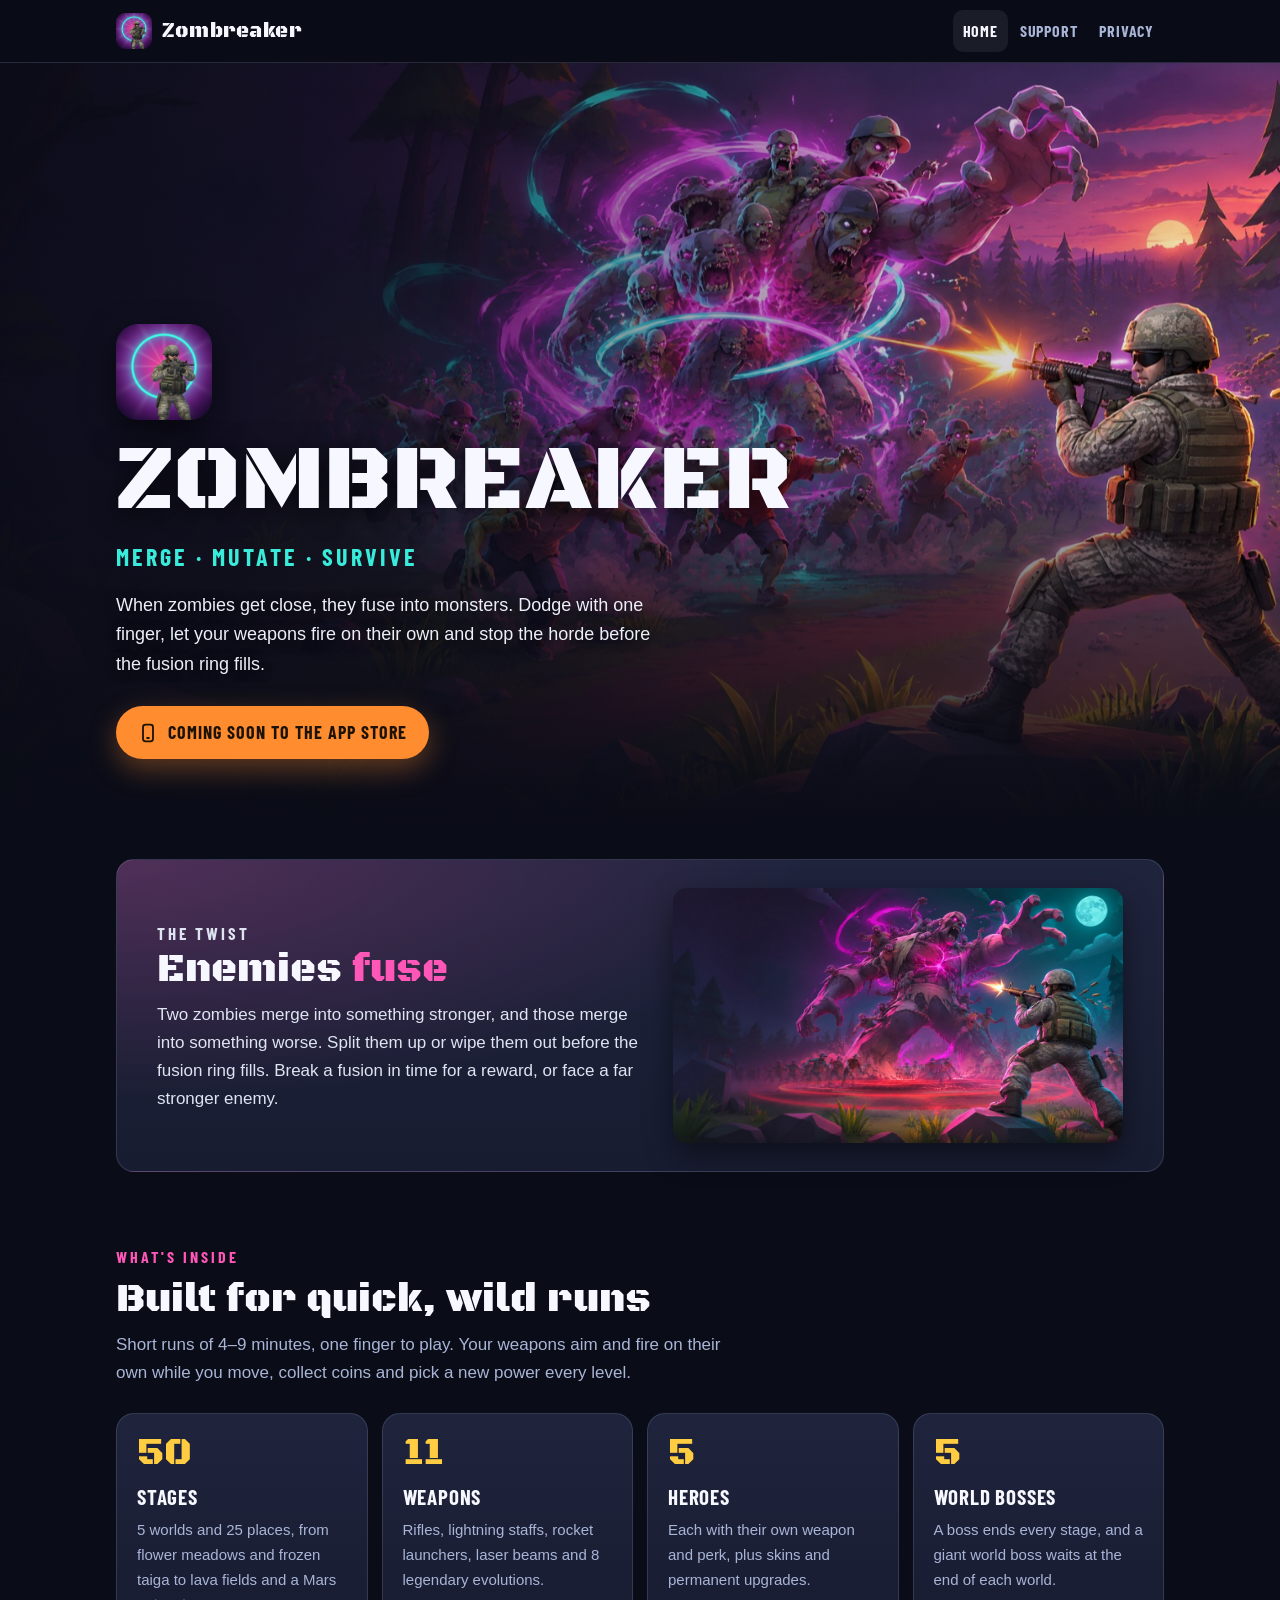
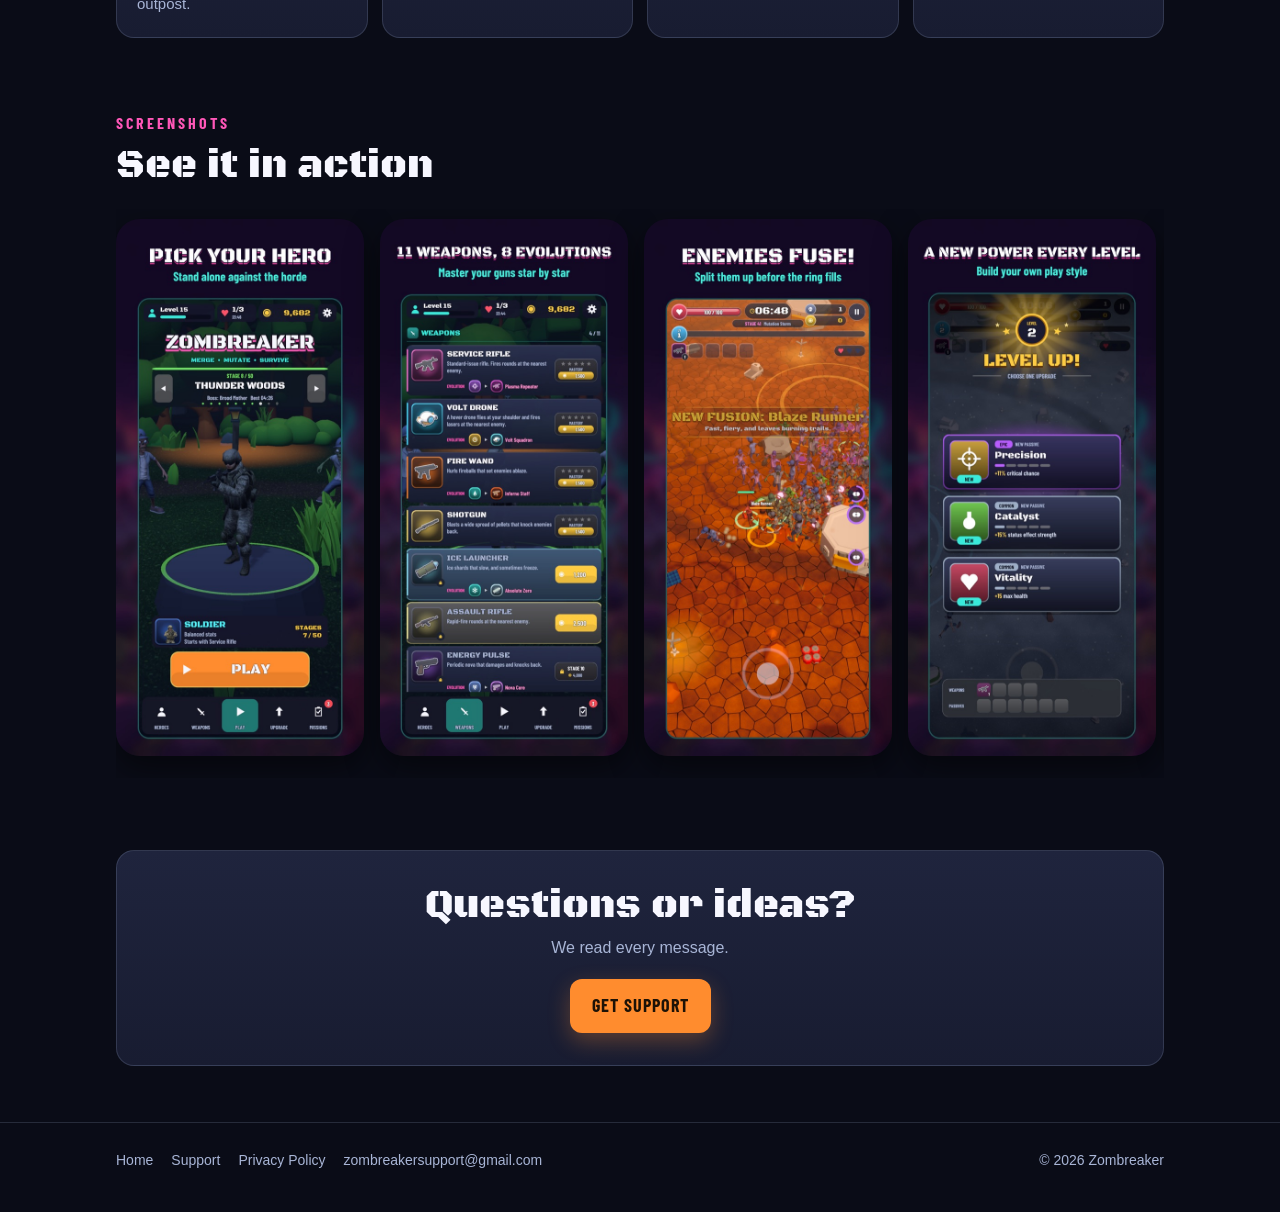
<file: index.html>
<!DOCTYPE html>
<html lang="en">
<head>
<meta charset="utf-8">
<meta name="viewport" content="width=device-width, initial-scale=1">
<title>Zombreaker – Stop the Mutant Zombie Horde</title>
<meta name="description" content="Zombreaker is a free one-finger zombie shooter. When zombies get close, they fuse into monsters. Dodge, auto-shoot and stop the horde.">
<meta name="theme-color" content="#0a0c17">
<link rel="icon" type="image/png" href="assets/favicon.png">
<link rel="apple-touch-icon" href="assets/apple-touch-icon.png">
<meta property="og:type" content="website">
<meta property="og:site_name" content="Zombreaker">
<meta property="og:title" content="Zombreaker – Stop the Mutant Zombie Horde">
<meta property="og:description" content="A free one-finger zombie shooter. When zombies get close, they fuse into monsters.">
<meta property="og:image" content="https://zombreakers.github.io/zombreaker/assets/hero.jpg">
<meta property="og:url" content="https://zombreakers.github.io/zombreaker/">
<meta name="twitter:card" content="summary_large_image">
<link rel="stylesheet" href="style.css">
</head>
<body>

<header class="site-header">
  <nav class="nav" aria-label="Main">
    <a class="brand" href="./"><img src="assets/icon-256.png" alt="" width="36" height="36"><span>Zombreaker</span></a>
    <div class="nav-links">
      <a href="./" aria-current="page">Home</a>
      <a href="support.html">Support</a>
      <a href="privacy-policy.html">Privacy</a>
    </div>
  </nav>
</header>

<main>
  <section class="hero">
    <div class="hero-inner">
      <img class="app-icon" src="assets/icon-256.png" alt="Zombreaker app icon" width="96" height="96">
      <h1>Zombreaker</h1>
      <p class="tagline">Merge · Mutate · Survive</p>
      <p class="lead">When zombies get close, they fuse into monsters. Dodge with one finger, let your weapons fire on their own and stop the horde before the fusion ring fills.</p>
      <span class="pill">
        <svg viewBox="0 0 24 24" fill="none" stroke="currentColor" stroke-width="2.2" stroke-linecap="round" stroke-linejoin="round" aria-hidden="true"><rect x="6" y="2" width="12" height="20" rx="3"/><path d="M11 18h2"/></svg>
        Coming soon to the App Store
      </span>
    </div>
  </section>

  <section class="section">
    <div class="fusion">
      <div>
        <p class="kicker">The twist</p>
        <h2>Enemies <span>fuse</span></h2>
        <p>Two zombies merge into something stronger, and those merge into something worse. Split them up or wipe them out before the fusion ring fills. Break a fusion in time for a reward, or face a far stronger enemy.</p>
      </div>
      <img src="assets/fusion.jpg" alt="A soldier fires at a giant fused zombie rising from the horde" width="1100" height="622" loading="lazy">
    </div>
  </section>

  <section class="section">
    <p class="kicker">What's inside</p>
    <h2>Built for quick, wild runs</h2>
    <p class="intro">Short runs of 4–9 minutes, one finger to play. Your weapons aim and fire on their own while you move, collect coins and pick a new power every level.</p>
    <div class="features">
      <div class="feature"><div class="num">50</div><h3>Stages</h3><p>5 worlds and 25 places, from flower meadows and frozen taiga to lava fields and a Mars outpost.</p></div>
      <div class="feature"><div class="num">11</div><h3>Weapons</h3><p>Rifles, lightning staffs, rocket launchers, laser beams and 8 legendary evolutions.</p></div>
      <div class="feature"><div class="num">5</div><h3>Heroes</h3><p>Each with their own weapon and perk, plus skins and permanent upgrades.</p></div>
      <div class="feature"><div class="num">5</div><h3>World bosses</h3><p>A boss ends every stage, and a giant world boss waits at the end of each world.</p></div>
    </div>
  </section>

  <section class="section">
    <p class="kicker">Screenshots</p>
    <h2>See it in action</h2>
    <div class="gallery" tabindex="0" aria-label="Screenshots, scroll sideways">
      <img src="assets/shot-1.jpg" alt="Choosing a hero in the main menu" width="540" height="1170" loading="lazy">
      <img src="assets/shot-2.jpg" alt="Weapons and upgrades" width="540" height="1170" loading="lazy">
      <img src="assets/shot-3.jpg" alt="Holding off a fusing zombie horde" width="540" height="1170" loading="lazy">
      <img src="assets/shot-4.jpg" alt="Picking a new power after a level-up" width="540" height="1170" loading="lazy">
      <img src="assets/shot-5.jpg" alt="Fighting a boss" width="540" height="1170" loading="lazy">
      <img src="assets/shot-6.jpg" alt="The worlds and stages" width="540" height="1170" loading="lazy">
    </div>
  </section>

  <section class="section">
    <div class="cta">
      <h2>Questions or ideas?</h2>
      <p>We read every message.</p>
      <a class="btn" href="support.html">Get support</a>
    </div>
  </section>
</main>

<footer class="site-footer">
  <div class="footer-inner">
    <nav aria-label="Footer">
      <a href="./">Home</a>
      <a href="support.html">Support</a>
      <a href="privacy-policy.html">Privacy Policy</a>
      <a href="mailto:zombreakersupport@gmail.com">zombreakersupport@gmail.com</a>
    </nav>
    <span class="copy">© 2026 Zombreaker</span>
  </div>
</footer>

</body>
</html>
</file>
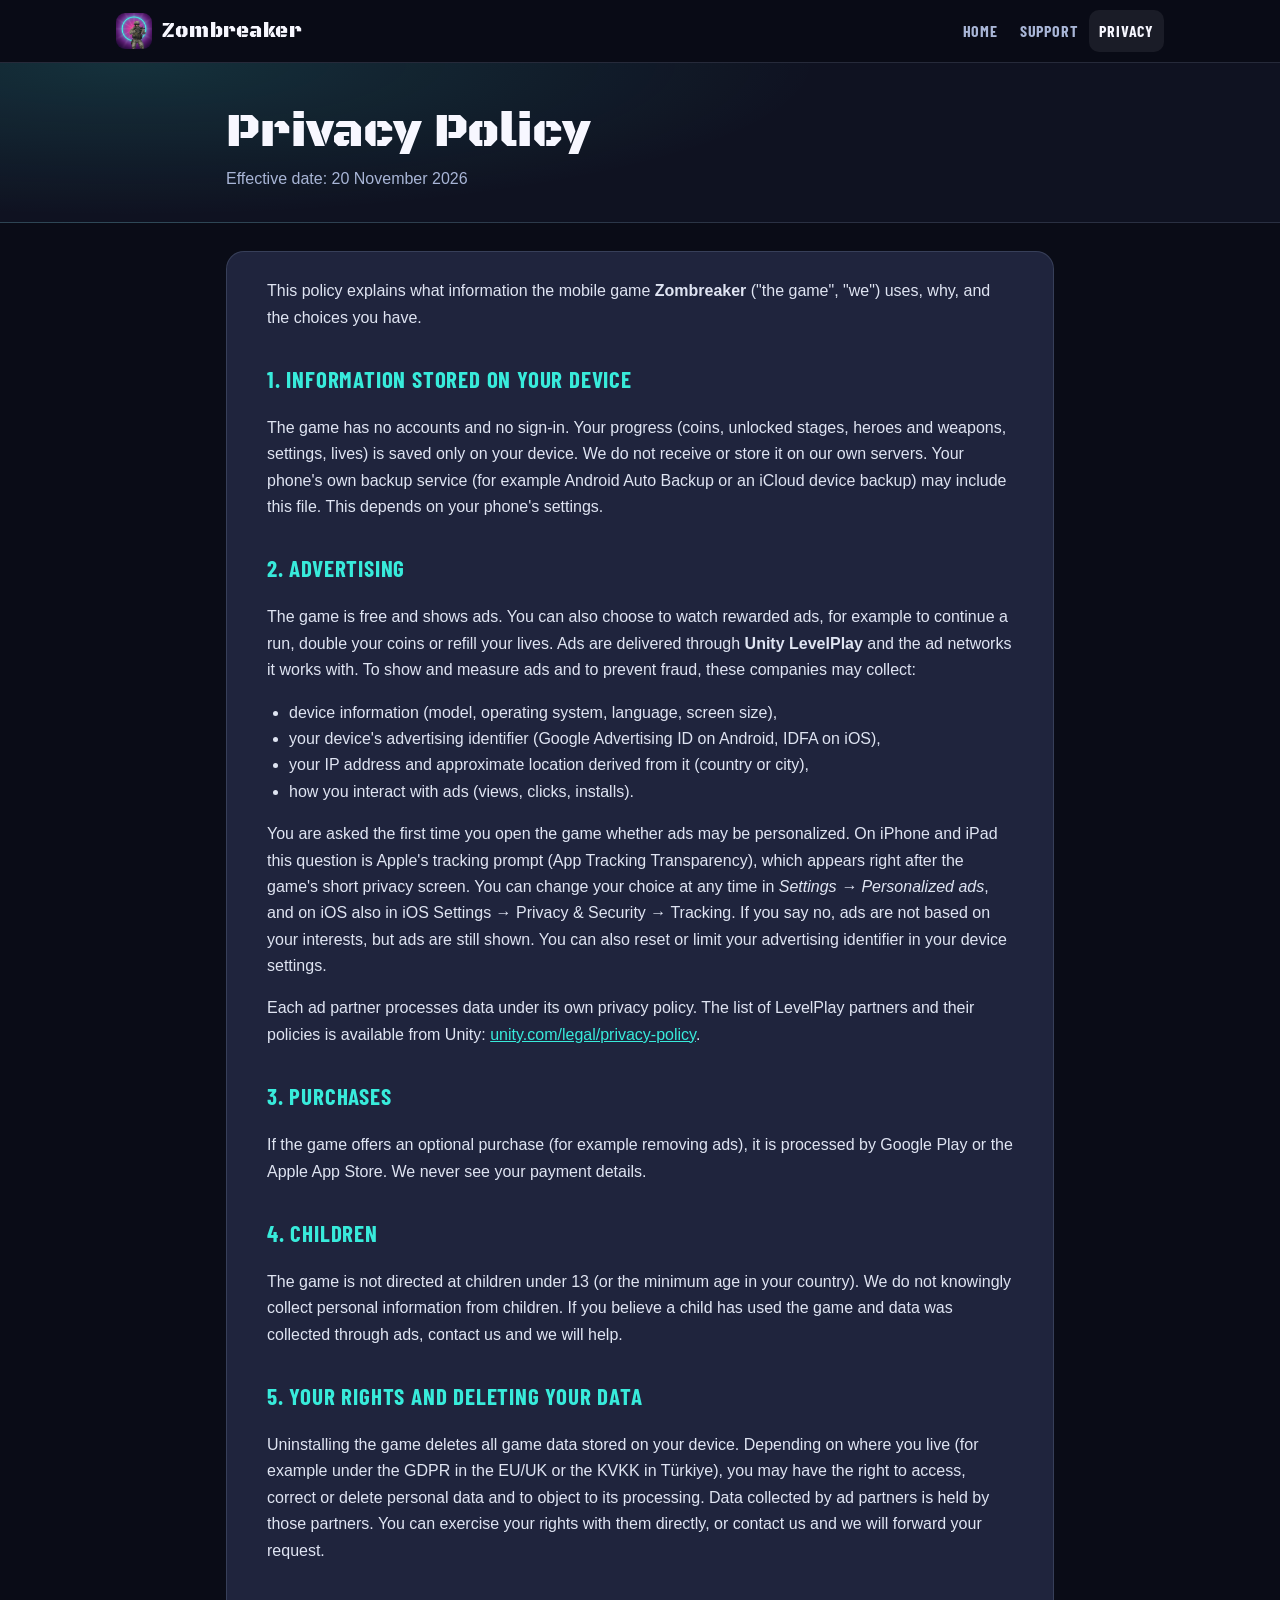
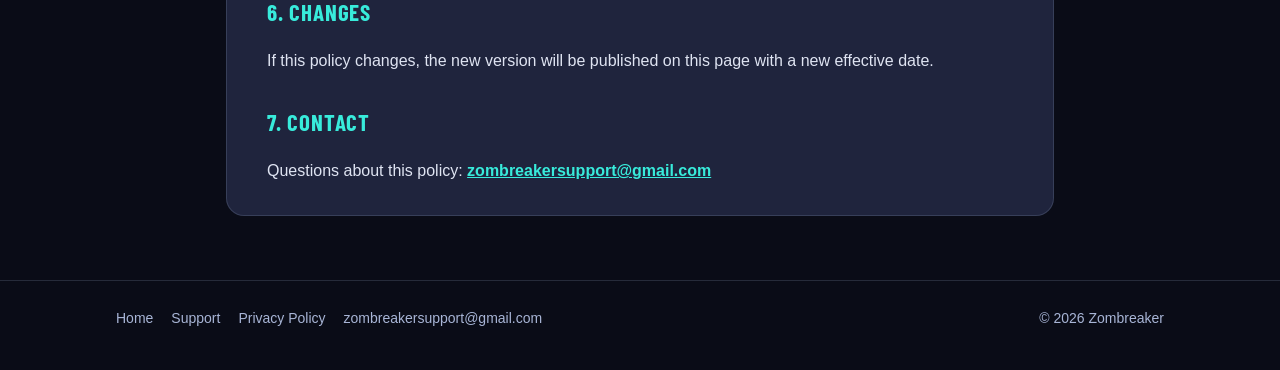
<file: privacy-policy.html>
<!DOCTYPE html>
<html lang="en">
<head>
<meta charset="utf-8">
<meta name="viewport" content="width=device-width, initial-scale=1">
<title>Privacy Policy – Zombreaker</title>
<meta name="description" content="How the mobile game Zombreaker uses information, why, and the choices you have.">
<meta name="theme-color" content="#0a0c17">
<link rel="icon" type="image/png" href="assets/favicon.png">
<link rel="apple-touch-icon" href="assets/apple-touch-icon.png">
<meta property="og:type" content="website">
<meta property="og:site_name" content="Zombreaker">
<meta property="og:title" content="Privacy Policy – Zombreaker">
<meta property="og:image" content="https://zombreakers.github.io/zombreaker/assets/hero.jpg">
<link rel="stylesheet" href="style.css">
</head>
<body>

<header class="site-header">
  <nav class="nav" aria-label="Main">
    <a class="brand" href="./"><img src="assets/icon-256.png" alt="" width="36" height="36"><span>Zombreaker</span></a>
    <div class="nav-links">
      <a href="./">Home</a>
      <a href="support.html">Support</a>
      <a href="privacy-policy.html" aria-current="page">Privacy</a>
    </div>
  </nav>
</header>

<main>
  <div class="page-head">
    <div class="page-head-inner">
      <h1>Privacy Policy</h1>
      <p>Effective date: 20 November 2026</p>
    </div>
  </div>

  <div class="doc">
    <div class="doc-card">
      <p>This policy explains what information the mobile game <strong>Zombreaker</strong> ("the game", "we") uses, why, and the choices you have.</p>

      <h2>1. Information stored on your device</h2>
      <p>The game has no accounts and no sign-in. Your progress (coins, unlocked stages, heroes and weapons, settings, lives) is saved only on your device. We do not receive or store it on our own servers. Your phone's own backup service (for example Android Auto Backup or an iCloud device backup) may include this file. This depends on your phone's settings.</p>

      <h2>2. Advertising</h2>
      <p>The game is free and shows ads. You can also choose to watch rewarded ads, for example to continue a run, double your coins or refill your lives. Ads are delivered through <strong>Unity LevelPlay</strong> and the ad networks it works with. To show and measure ads and to prevent fraud, these companies may collect:</p>
      <ul>
        <li>device information (model, operating system, language, screen size),</li>
        <li>your device's advertising identifier (Google Advertising ID on Android, IDFA on iOS),</li>
        <li>your IP address and approximate location derived from it (country or city),</li>
        <li>how you interact with ads (views, clicks, installs).</li>
      </ul>
      <p>You are asked the first time you open the game whether ads may be personalized. On iPhone and iPad this question is Apple's tracking prompt (App Tracking Transparency), which appears right after the game's short privacy screen. You can change your choice at any time in <em>Settings → Personalized ads</em>, and on iOS also in iOS Settings → Privacy &amp; Security → Tracking. If you say no, ads are not based on your interests, but ads are still shown. You can also reset or limit your advertising identifier in your device settings.</p>
      <p>Each ad partner processes data under its own privacy policy. The list of LevelPlay partners and their policies is available from Unity: <a href="https://unity.com/legal/privacy-policy">unity.com/legal/privacy-policy</a>.</p>

      <h2>3. Purchases</h2>
      <p>If the game offers an optional purchase (for example removing ads), it is processed by Google Play or the Apple App Store. We never see your payment details.</p>

      <h2>4. Children</h2>
      <p>The game is not directed at children under 13 (or the minimum age in your country). We do not knowingly collect personal information from children. If you believe a child has used the game and data was collected through ads, contact us and we will help.</p>

      <h2>5. Your rights and deleting your data</h2>
      <p>Uninstalling the game deletes all game data stored on your device. Depending on where you live (for example under the GDPR in the EU/UK or the KVKK in Türkiye), you may have the right to access, correct or delete personal data and to object to its processing. Data collected by ad partners is held by those partners. You can exercise your rights with them directly, or contact us and we will forward your request.</p>

      <h2>6. Changes</h2>
      <p>If this policy changes, the new version will be published on this page with a new effective date.</p>

      <h2>7. Contact</h2>
      <p>Questions about this policy: <strong><a href="mailto:zombreakersupport@gmail.com">zombreakersupport@gmail.com</a></strong></p>
    </div>
  </div>
</main>

<footer class="site-footer">
  <div class="footer-inner">
    <nav aria-label="Footer">
      <a href="./">Home</a>
      <a href="support.html">Support</a>
      <a href="privacy-policy.html">Privacy Policy</a>
      <a href="mailto:zombreakersupport@gmail.com">zombreakersupport@gmail.com</a>
    </nav>
    <span class="copy">© 2026 Zombreaker</span>
  </div>
</footer>

</body>
</html>
</file>
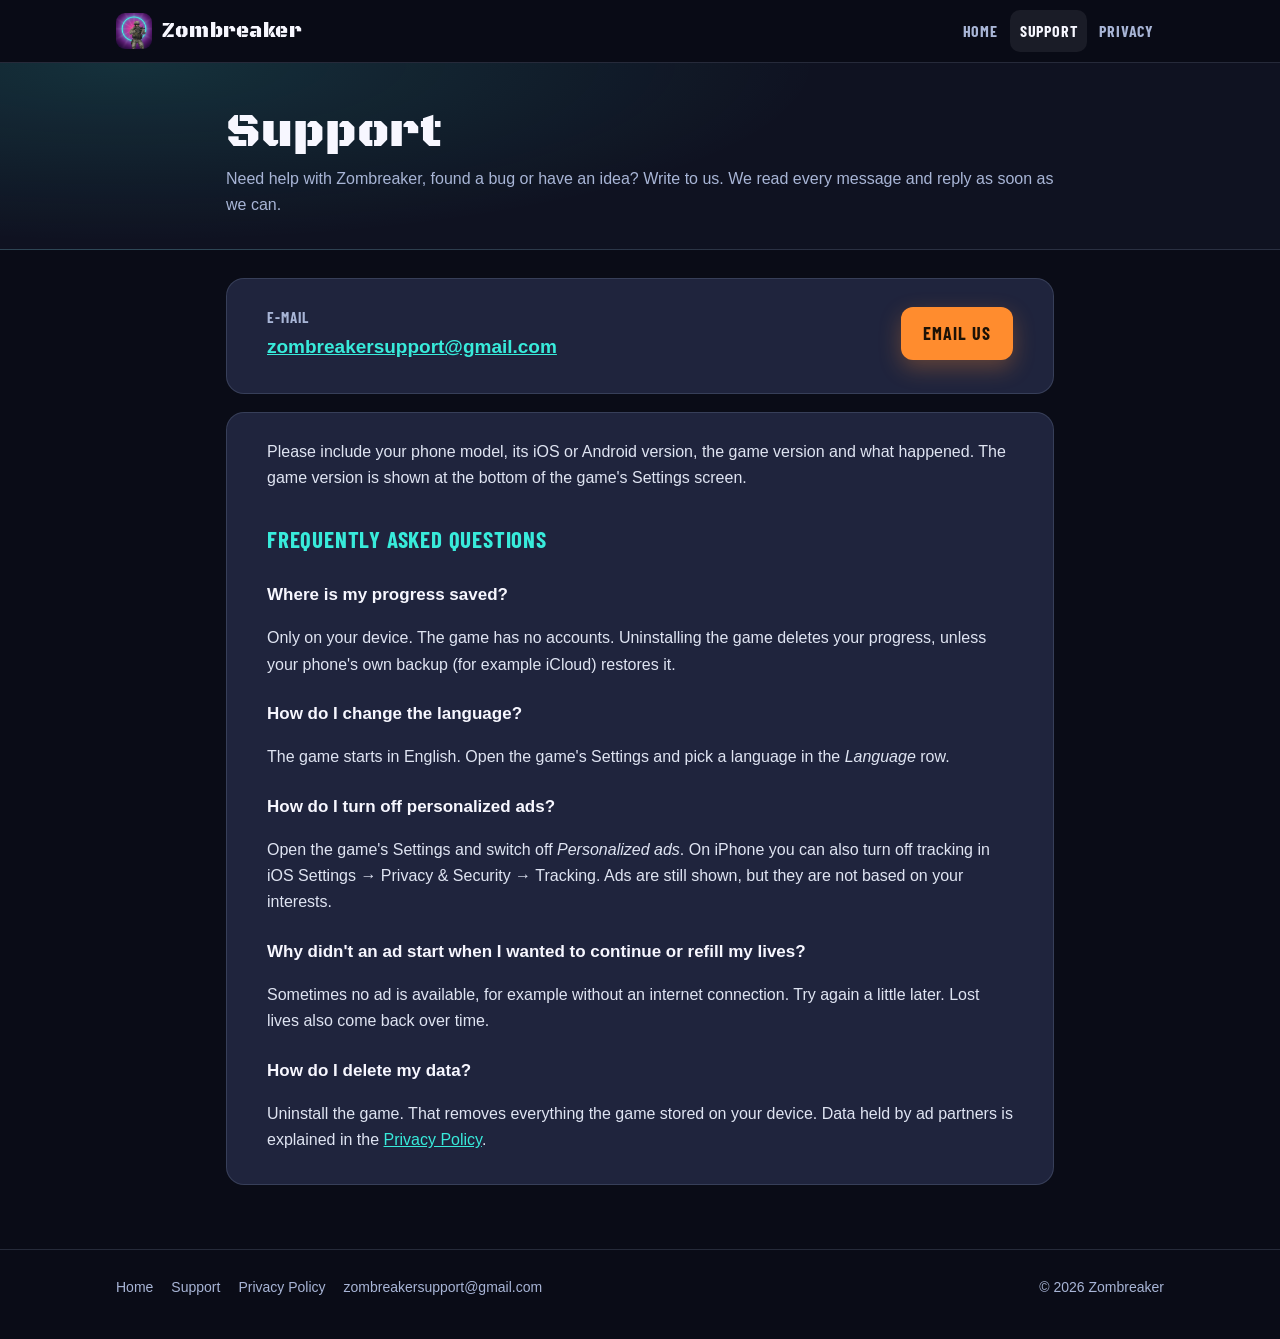
<file: support.html>
<!DOCTYPE html>
<html lang="en">
<head>
<meta charset="utf-8">
<meta name="viewport" content="width=device-width, initial-scale=1">
<title>Support – Zombreaker</title>
<meta name="description" content="Help for Zombreaker: contact us by e-mail and read answers to common questions.">
<meta name="theme-color" content="#0a0c17">
<link rel="icon" type="image/png" href="assets/favicon.png">
<link rel="apple-touch-icon" href="assets/apple-touch-icon.png">
<meta property="og:type" content="website">
<meta property="og:site_name" content="Zombreaker">
<meta property="og:title" content="Support – Zombreaker">
<meta property="og:image" content="https://zombreakers.github.io/zombreaker/assets/hero.jpg">
<link rel="stylesheet" href="style.css">
</head>
<body>

<header class="site-header">
  <nav class="nav" aria-label="Main">
    <a class="brand" href="./"><img src="assets/icon-256.png" alt="" width="36" height="36"><span>Zombreaker</span></a>
    <div class="nav-links">
      <a href="./">Home</a>
      <a href="support.html" aria-current="page">Support</a>
      <a href="privacy-policy.html">Privacy</a>
    </div>
  </nav>
</header>

<main>
  <div class="page-head">
    <div class="page-head-inner">
      <h1>Support</h1>
      <p>Need help with Zombreaker, found a bug or have an idea? Write to us. We read every message and reply as soon as we can.</p>
    </div>
  </div>

  <div class="doc">
    <div class="doc-card contact">
      <div>
        <p class="label">E-mail</p>
        <p class="address"><a href="mailto:zombreakersupport@gmail.com">zombreakersupport@gmail.com</a></p>
      </div>
      <a class="btn" href="mailto:zombreakersupport@gmail.com?subject=Zombreaker%20support">Email us</a>
    </div>

    <div class="doc-card">
      <p>Please include your phone model, its iOS or Android version, the game version and what happened. The game version is shown at the bottom of the game's Settings screen.</p>

      <h2>Frequently asked questions</h2>

      <h3>Where is my progress saved?</h3>
      <p>Only on your device. The game has no accounts. Uninstalling the game deletes your progress, unless your phone's own backup (for example iCloud) restores it.</p>

      <h3>How do I change the language?</h3>
      <p>The game starts in English. Open the game's Settings and pick a language in the <em>Language</em> row.</p>

      <h3>How do I turn off personalized ads?</h3>
      <p>Open the game's Settings and switch off <em>Personalized ads</em>. On iPhone you can also turn off tracking in iOS Settings → Privacy &amp; Security → Tracking. Ads are still shown, but they are not based on your interests.</p>

      <h3>Why didn't an ad start when I wanted to continue or refill my lives?</h3>
      <p>Sometimes no ad is available, for example without an internet connection. Try again a little later. Lost lives also come back over time.</p>

      <h3>How do I delete my data?</h3>
      <p>Uninstall the game. That removes everything the game stored on your device. Data held by ad partners is explained in the <a href="privacy-policy.html">Privacy Policy</a>.</p>
    </div>
  </div>
</main>

<footer class="site-footer">
  <div class="footer-inner">
    <nav aria-label="Footer">
      <a href="./">Home</a>
      <a href="support.html">Support</a>
      <a href="privacy-policy.html">Privacy Policy</a>
      <a href="mailto:zombreakersupport@gmail.com">zombreakersupport@gmail.com</a>
    </nav>
    <span class="copy">© 2026 Zombreaker</span>
  </div>
</footer>

</body>
</html>
</file>
<file: style.css>
/* Zombreaker website: one stylesheet for the start, support and privacy pages.
   Colours and fonts match the game (UITheme in UIFactory.cs; Black Ops One + Barlow Condensed, SIL OFL 1.1,
   licence texts in assets/). Everything is self-hosted: the pages make no requests to other sites. */

@font-face { font-family: "Black Ops One"; src: url("assets/BlackOpsOne-Regular.ttf") format("truetype"); font-weight: 400; font-display: swap; }
@font-face { font-family: "Barlow Condensed"; src: url("assets/BarlowCondensed-Bold.ttf") format("truetype"); font-weight: 700; font-display: swap; }

:root {
  --bg: #0a0c17;
  --bg-2: #0f1221;
  --panel: #1f243d;
  --panel-2: #181c31;
  --line: rgba(168, 181, 214, 0.18);
  --text: #f7f7ff;
  --body: #dfe4f2;
  --dim: #a8b5d6;
  --accent: #38ebdb;
  --magenta: #ff57b8;
  --orange: #ff8c2e;
  --gold: #ffcc42;
  --radius: 18px;
  --max: 1080px;
  --display: "Black Ops One", Impact, "Arial Black", sans-serif;
  --label: "Barlow Condensed", "Arial Narrow", sans-serif;
}

* { box-sizing: border-box; }
html { -webkit-text-size-adjust: 100%; scroll-behavior: smooth; }
body {
  margin: 0;
  background: var(--bg);
  color: var(--text);
  font: 16px/1.65 -apple-system, BlinkMacSystemFont, "Segoe UI", Roboto, Helvetica, Arial, sans-serif;
}
img { display: block; max-width: 100%; }
a { color: var(--accent); }
a:focus-visible, button:focus-visible { outline: 3px solid var(--accent); outline-offset: 3px; border-radius: 6px; }

/* ---------------------------------------------------------------- header */
.site-header {
  position: sticky; top: 0; z-index: 10;
  background: rgba(10, 12, 23, 0.84);
  -webkit-backdrop-filter: blur(10px); backdrop-filter: blur(10px);
  border-bottom: 1px solid var(--line);
}
.nav { max-width: var(--max); margin: 0 auto; padding: 10px 16px; display: flex; align-items: center; gap: 12px; }
.brand { display: flex; align-items: center; gap: 10px; color: var(--text); text-decoration: none; font-family: var(--display); font-size: 20px; letter-spacing: 0.5px; }
.brand img { width: 36px; height: 36px; border-radius: 9px; }
.nav-links { margin-left: auto; display: flex; gap: 2px; }
.nav-links a {
  font-family: var(--label); font-weight: 700; font-size: 16px; letter-spacing: 0.8px; text-transform: uppercase;
  color: var(--dim); text-decoration: none; padding: 8px 10px; border-radius: 10px;
}
.nav-links a:hover, .nav-links a[aria-current="page"] { color: var(--text); background: rgba(255, 255, 255, 0.07); }

/* ---------------------------------------------------------------- start page */
.hero {
  position: relative; display: flex; align-items: flex-end; min-height: min(86vh, 760px);
  background: #160c2a url("assets/hero.jpg") 62% center / cover no-repeat;
  overflow: hidden;
}
.hero::after {
  content: ""; position: absolute; inset: 0;
  background:
    linear-gradient(90deg, rgba(10, 12, 23, 0.82) 0%, rgba(10, 12, 23, 0.35) 55%, rgba(10, 12, 23, 0) 100%),
    linear-gradient(180deg, rgba(10, 12, 23, 0) 45%, var(--bg) 100%);
}
.hero-inner { position: relative; z-index: 1; width: 100%; max-width: var(--max); margin: 0 auto; padding: 140px 16px 64px; }
.app-icon { width: 96px; height: 96px; border-radius: 22px; box-shadow: 0 12px 32px rgba(0, 0, 0, 0.55); margin-bottom: 18px; }
.hero h1 {
  margin: 0; font-family: var(--display); font-weight: 400; line-height: 0.95; letter-spacing: 1px;
  font-size: clamp(46px, 10vw, 92px); text-transform: uppercase; text-shadow: 0 4px 28px rgba(0, 0, 0, 0.65);
}
.tagline { margin: 12px 0 14px; font-family: var(--label); font-weight: 700; font-size: clamp(18px, 3.4vw, 24px); letter-spacing: 3px; text-transform: uppercase; color: var(--accent); }
.lead { max-width: 540px; margin: 0 0 26px; font-size: 18px; color: #eceff8; text-shadow: 0 2px 12px rgba(0, 0, 0, 0.6); }
.pill {
  display: inline-flex; align-items: center; gap: 10px; padding: 12px 22px; border-radius: 999px;
  background: var(--orange); color: #1d1206; box-shadow: 0 10px 28px rgba(255, 140, 46, 0.35);
  font-family: var(--label); font-weight: 700; font-size: 18px; letter-spacing: 1px; text-transform: uppercase;
}
.pill svg { width: 20px; height: 20px; }

.section { max-width: var(--max); margin: 0 auto; padding: 36px 16px; }
.section:last-child { padding-bottom: 56px; }
.kicker { margin: 0 0 6px; font-family: var(--label); font-weight: 700; letter-spacing: 3px; text-transform: uppercase; color: var(--magenta); }
.section h2 { margin: 0 0 10px; font-family: var(--display); font-weight: 400; font-size: clamp(28px, 5vw, 40px); line-height: 1.1; }
.section .intro { max-width: 640px; margin: 0; color: var(--dim); font-size: 17px; }

.fusion {
  display: grid; grid-template-columns: 1fr; gap: 20px; align-items: center;
  background: radial-gradient(120% 140% at 0% 0%, rgba(255, 87, 184, 0.22), transparent 55%), linear-gradient(180deg, var(--panel), var(--panel-2));
  border: 1px solid var(--line); border-radius: var(--radius); padding: 28px clamp(20px, 4vw, 40px);
}
.fusion h2 span { color: var(--magenta); }
.fusion p { margin: 0; color: var(--body); font-size: 17px; }
.fusion img { width: 100%; height: auto; border-radius: 14px; box-shadow: 0 12px 30px rgba(0, 0, 0, 0.45); }

.features { display: grid; grid-template-columns: repeat(auto-fit, minmax(210px, 1fr)); gap: 14px; margin-top: 26px; }
.feature { background: linear-gradient(180deg, var(--panel), var(--panel-2)); border: 1px solid var(--line); border-radius: var(--radius); padding: 20px; }
.feature .num { font-family: var(--display); font-size: 38px; line-height: 1; color: var(--gold); }
.feature h3 { margin: 8px 0 4px; font-family: var(--label); font-weight: 700; font-size: 21px; letter-spacing: 0.8px; text-transform: uppercase; }
.feature p { margin: 0; color: var(--dim); font-size: 15px; }

.gallery {
  display: flex; gap: 16px; overflow-x: auto; scroll-snap-type: x mandatory; -webkit-overflow-scrolling: touch;
  padding: 10px 2px 22px; margin-top: 22px; scrollbar-width: thin; scrollbar-color: var(--panel) transparent;
}
.gallery img { flex: 0 0 auto; width: min(64vw, 248px); height: auto; border-radius: 24px; scroll-snap-align: start; box-shadow: 0 12px 32px rgba(0, 0, 0, 0.5); }

.cta { text-align: center; background: linear-gradient(180deg, var(--panel), var(--panel-2)); border: 1px solid var(--line); border-radius: var(--radius); padding: 32px 20px; }
.cta h2 { margin-bottom: 8px; }
.cta p { margin: 0 0 18px; color: var(--dim); }

.btn {
  display: inline-block; padding: 12px 22px; border-radius: 12px; background: var(--orange); color: #1d1206; text-decoration: none;
  font-family: var(--label); font-weight: 700; font-size: 18px; letter-spacing: 1px; text-transform: uppercase;
  box-shadow: 0 8px 22px rgba(255, 140, 46, 0.3);
}
.btn:hover { filter: brightness(1.07); }
.btn.secondary { background: #455285; color: var(--text); box-shadow: none; }

/* ---------------------------------------------------------------- support and privacy pages */
.page-head { background: radial-gradient(90% 160% at 10% 0%, rgba(56, 235, 219, 0.14), transparent 60%), var(--bg-2); border-bottom: 1px solid var(--line); }
.page-head-inner { max-width: 860px; margin: 0 auto; padding: 44px 16px 30px; }
.page-head h1 { margin: 0; font-family: var(--display); font-weight: 400; font-size: clamp(32px, 7vw, 48px); line-height: 1.05; }
.page-head p { margin: 8px 0 0; color: var(--dim); }

.doc { max-width: 860px; margin: 0 auto; padding: 28px 16px 64px; }
.doc-card { background: var(--panel); border: 1px solid var(--line); border-radius: var(--radius); padding: 26px clamp(18px, 4vw, 40px) 30px; }
.doc-card + .doc-card { margin-top: 18px; }
.doc-card > :first-child { margin-top: 0; }
.doc-card > :last-child { margin-bottom: 0; }
.doc h2 { margin: 30px 0 6px; font-family: var(--label); font-weight: 700; font-size: 23px; letter-spacing: 0.8px; text-transform: uppercase; color: var(--accent); }
.doc h2:first-child { margin-top: 0; }
.doc h3 { margin: 22px 0 4px; font-size: 17px; color: var(--text); }
.doc p, .doc li { color: var(--body); }
.doc ul { padding-left: 22px; }

.contact { display: flex; flex-wrap: wrap; align-items: center; justify-content: space-between; gap: 14px; }
.contact .label { margin: 0; font-family: var(--label); font-weight: 700; letter-spacing: 1px; text-transform: uppercase; color: var(--dim); font-size: 15px; }
.contact .address { margin: 2px 0 0; font-size: 19px; font-weight: 600; color: var(--text); word-break: break-all; }

/* ---------------------------------------------------------------- footer */
.site-footer { border-top: 1px solid var(--line); background: var(--bg); }
.footer-inner { max-width: var(--max); margin: 0 auto; padding: 26px 16px 40px; display: flex; flex-wrap: wrap; align-items: center; gap: 10px 22px; color: var(--dim); font-size: 14px; }
.footer-inner nav { display: flex; flex-wrap: wrap; gap: 6px 18px; }
.footer-inner a { color: var(--dim); text-decoration: none; }
.footer-inner a:hover { color: var(--text); }
.footer-inner .copy { margin-left: auto; }

@media (min-width: 760px) {
  .fusion { grid-template-columns: 1.1fr 1fr; }
}
@media (max-width: 430px) {
  .brand span { display: none; }
  .nav-links a { padding: 8px 8px; font-size: 15px; }
  .hero-inner { padding-bottom: 48px; }
  .footer-inner .copy { margin-left: 0; }
}
</file>
